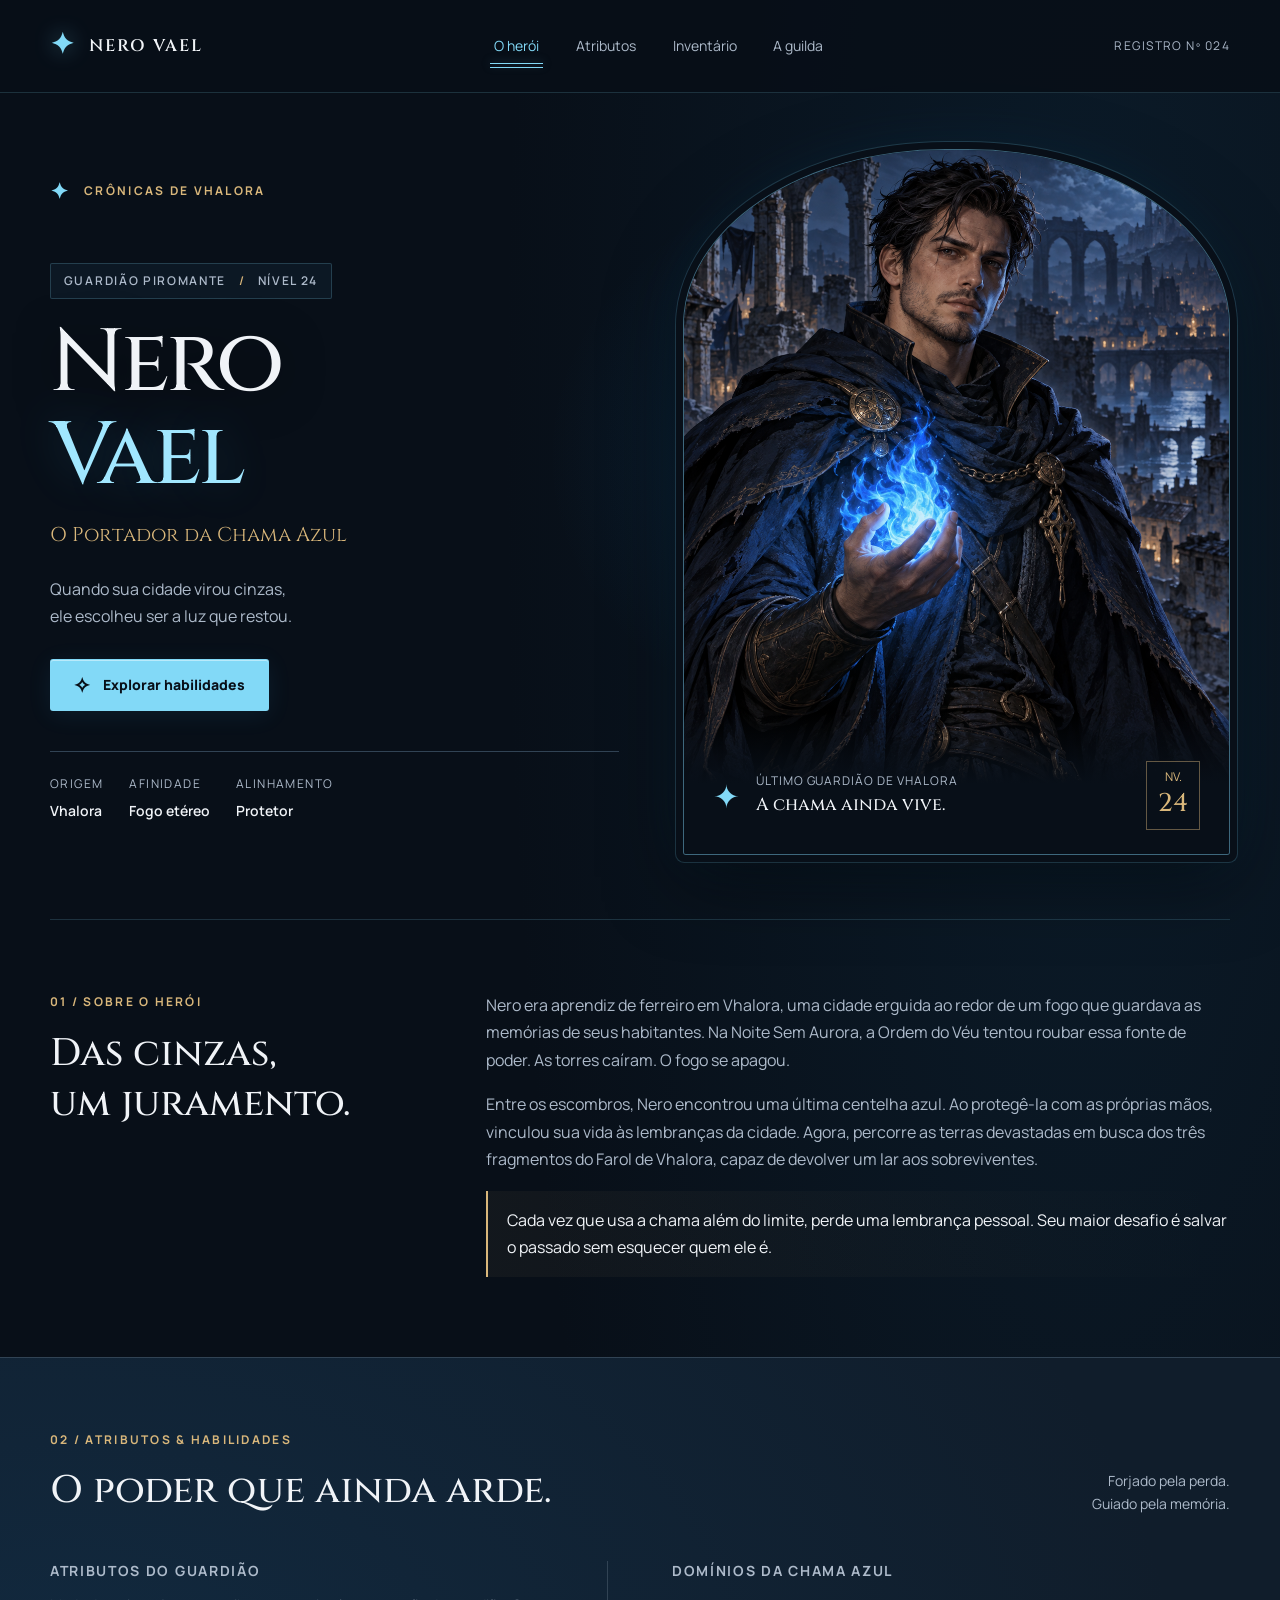
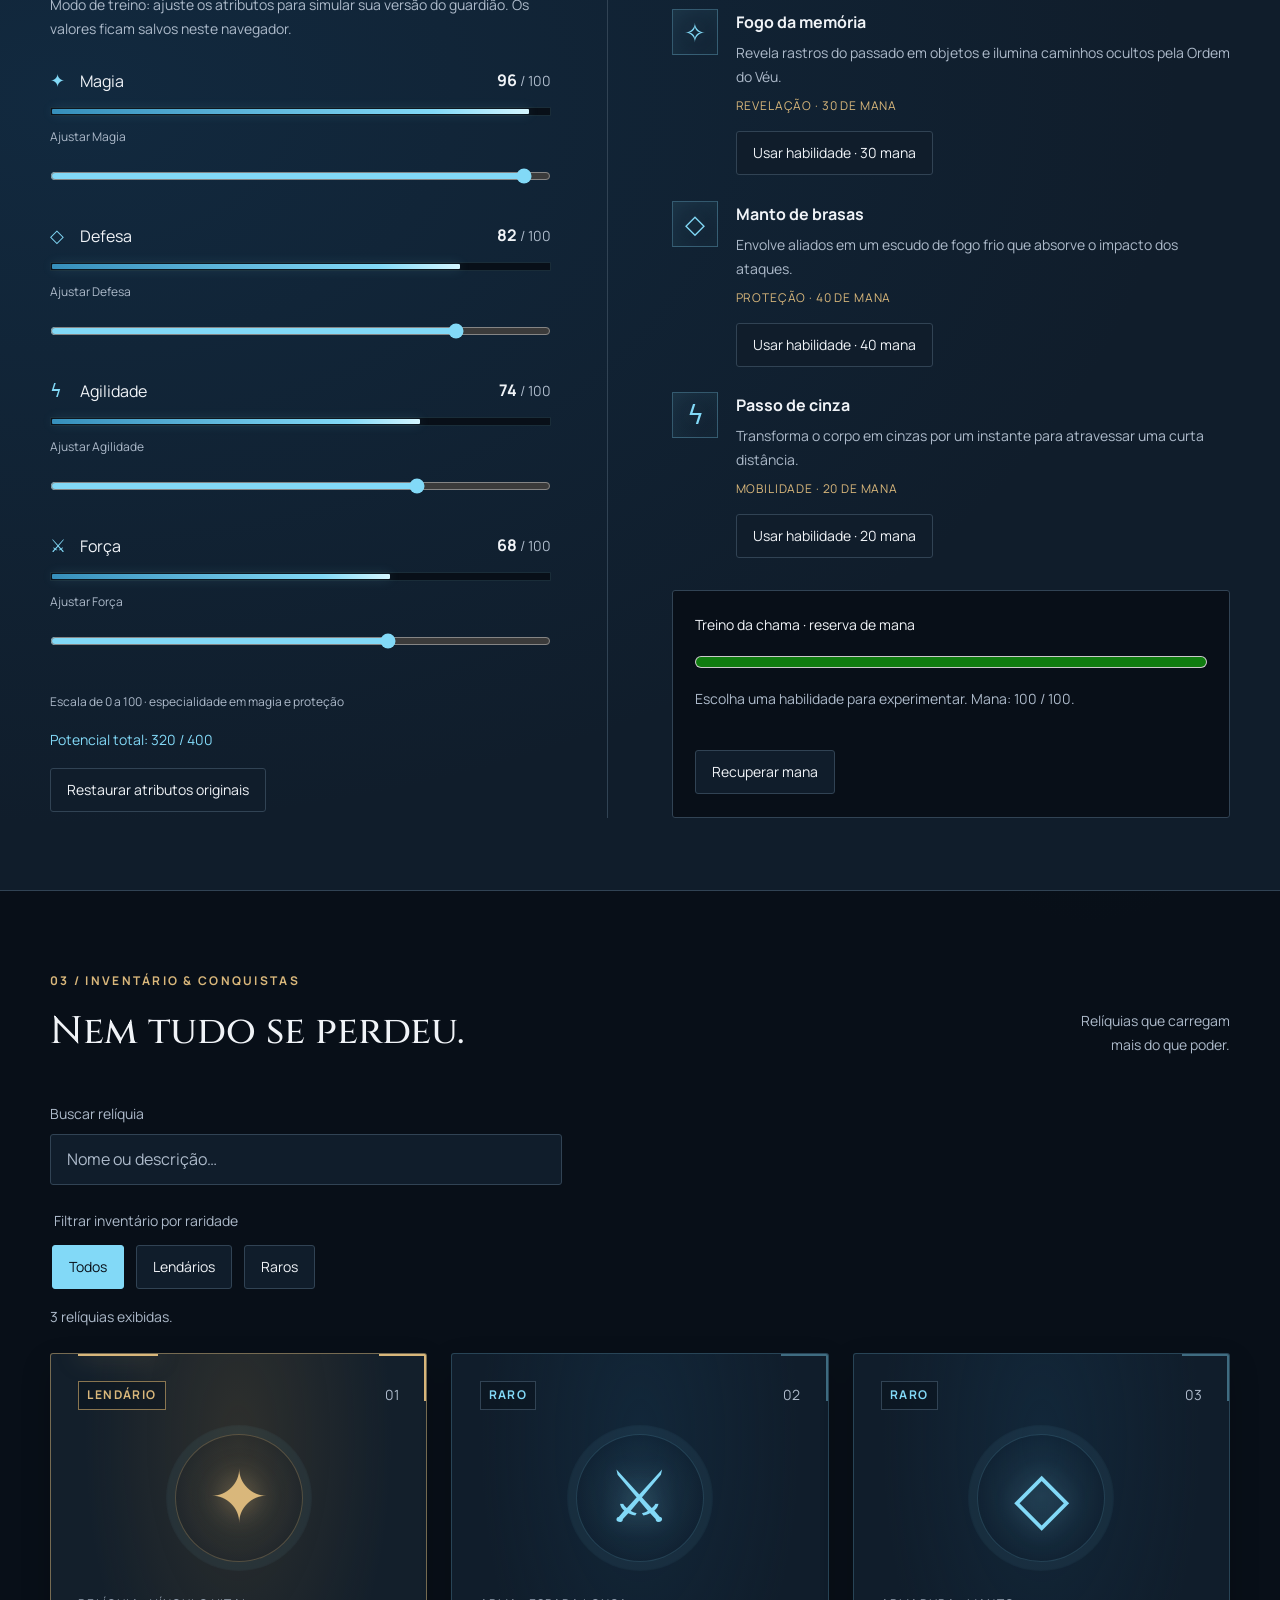
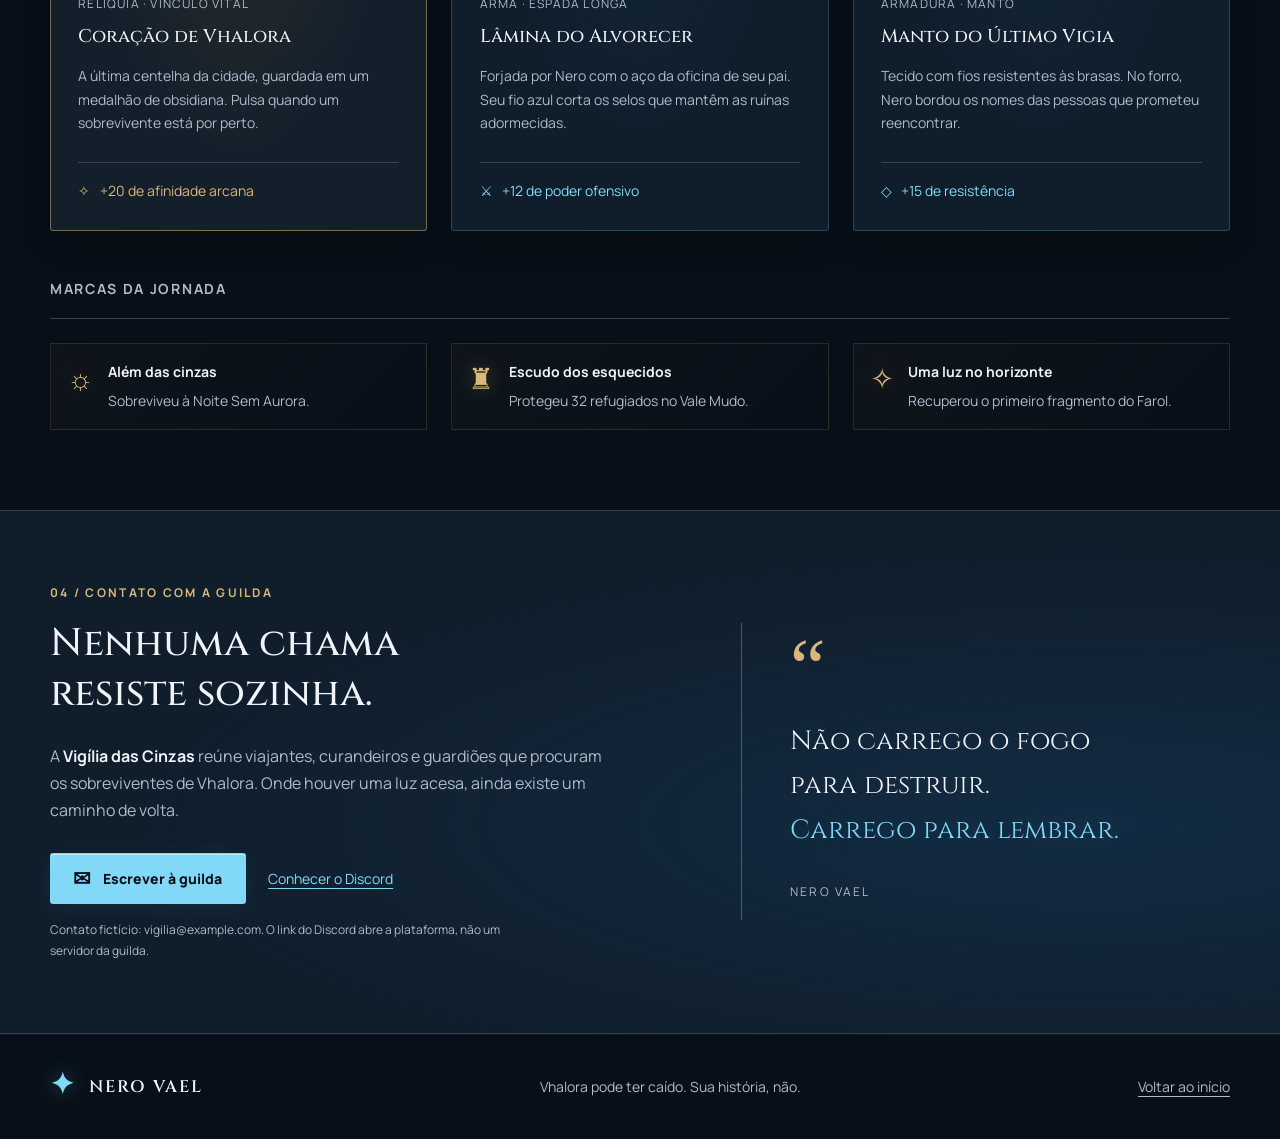
<file: index.html>
<!doctype html>
<html lang="pt-BR">
<head>
  <meta charset="utf-8">
  <meta name="viewport" content="width=device-width, initial-scale=1">
  <meta name="description" content="Conheça Nero Vael, o Portador da Chama Azul. História, habilidades e relíquias de um guardião que protege a última centelha de Vhalora.">
  <meta name="theme-color" content="#080f18">
  <title>Nero Vael | O Portador da Chama Azul</title>
  <link rel="icon" type="image/svg+xml" href="data:image/svg+xml,%3Csvg xmlns='http://www.w3.org/2000/svg' viewBox='0 0 32 32'%3E%3Crect width='32' height='32' rx='7' fill='%23080f18'/%3E%3Cpath d='M16 3 20 12 29 16 20 20 16 29 12 20 3 16 12 12Z' fill='%2382d9f7'/%3E%3C/svg%3E">
  <link rel="preconnect" href="https://fonts.googleapis.com">
  <link rel="preconnect" href="https://fonts.gstatic.com" crossorigin>
  <link href="https://fonts.googleapis.com/css2?family=Cinzel:wght@500;600&family=Manrope:wght@400;600;700;800&display=swap" rel="stylesheet">
  <link rel="stylesheet" href="style.css">
  <script src="script.js" defer></script>
</head>
<body>
  <a class="pular-conteudo" href="#conteudo">Pular para o conteúdo</a>

  <!-- Cabeçalho: os quatro links levam às seções da mesma página. -->
  <header class="cabecalho" id="topo">
    <div class="container cabecalho-conteudo">
      <a class="marca" href="#topo" aria-label="Nero Vael, início"><span aria-hidden="true">✦</span> NERO VAEL</a>
      <nav class="menu" aria-label="Navegação principal">
        <a href="#sobre">O herói</a>
        <a href="#atributos">Atributos</a>
        <a href="#inventario">Inventário</a>
        <a href="#guilda">A guilda</a>
      </nav>
      <span class="registro">REGISTRO Nº 024</span>
    </div>
  </header>

  <main id="conteudo" tabindex="-1">
    <!-- 01. Sobre o Herói: identidade, retrato e história original. -->
    <section class="sobre container" id="sobre" aria-labelledby="nome-heroi">
      <div class="apresentacao">
        <p class="sobretitulo"><span aria-hidden="true">✦</span> CRÔNICAS DE VHALORA</p>
        <p class="classe">GUARDIÃO PIROMANTE <span aria-hidden="true">/</span> NÍVEL 24</p>
        <h1 id="nome-heroi">Nero <span>Vael</span></h1>
        <p class="titulo-heroi">O Portador da Chama Azul</p>
        <p class="resumo">Quando sua cidade virou cinzas,<br class="quebra-desktop"> ele escolheu ser a luz que restou.</p>
        <a class="botao botao-primario" href="#atributos"><span aria-hidden="true">✧</span> Explorar habilidades</a>
        <dl class="dados-heroi">
          <div><dt>ORIGEM</dt><dd>Vhalora</dd></div>
          <div><dt>AFINIDADE</dt><dd>Fogo etéreo</dd></div>
          <div><dt>ALINHAMENTO</dt><dd>Protetor</dd></div>
        </dl>
      </div>
      <figure class="retrato">
        <img src="imagens/nero-vael.png" alt="Nero Vael, guardião de cabelos escuros e manto azul-noturno, segurando uma chama azul diante das ruínas de Vhalora." width="768" height="1024" decoding="async" fetchpriority="high">
        <figcaption><span aria-hidden="true">✦</span><div><span class="legenda-menor">ÚLTIMO GUARDIÃO DE VHALORA</span><strong>A chama ainda vive.</strong></div><span class="selo-nivel">NV.<b>24</b></span></figcaption>
      </figure>
      <div class="historia">
        <div><p class="sobretitulo">01 / SOBRE O HERÓI</p><h2>Das cinzas, <br>um juramento.</h2></div>
        <div class="historia-texto"><p>Nero era aprendiz de ferreiro em Vhalora, uma cidade erguida ao redor de um fogo que guardava as memórias de seus habitantes. Na Noite Sem Aurora, a Ordem do Véu tentou roubar essa fonte de poder. As torres caíram. O fogo se apagou.</p><p>Entre os escombros, Nero encontrou uma última centelha azul. Ao protegê-la com as próprias mãos, vinculou sua vida às lembranças da cidade. Agora, percorre as terras devastadas em busca dos três fragmentos do Farol de Vhalora, capaz de devolver um lar aos sobreviventes.</p><p class="limite-poder">Cada vez que usa a chama além do limite, perde uma lembrança pessoal. Seu maior desafio é salvar o passado sem esquecer quem ele é.</p></div>
      </div>
    </section>

    <!-- 02. Atributos: números e barras acessíveis; habilidades do guardião. -->
    <section class="secao-atributos" id="atributos" aria-labelledby="titulo-atributos">
      <div class="container">
        <div class="cabecalho-secao"><div><p class="sobretitulo">02 / ATRIBUTOS & HABILIDADES</p><h2 id="titulo-atributos">O poder que ainda arde.</h2></div><p>Forjado pela perda. <br>Guiado pela memória.</p></div>
        <div class="painel-poderes">
          <div class="atributos">
            <h3 class="titulo-pequeno">ATRIBUTOS DO GUARDIÃO</h3>
            <div class="atributo"><div class="rotulo-atributo"><span><span class="icone" aria-hidden="true">✦</span> Magia</span><span><strong>96</strong> / 100</span></div><div class="barra-atributo" role="meter" aria-label="Magia" aria-valuemin="0" aria-valuemax="100" aria-valuenow="96"><div class="preenchimento" style="width:96%"></div></div></div>
            <div class="atributo"><div class="rotulo-atributo"><span><span class="icone" aria-hidden="true">◇</span> Defesa</span><span><strong>82</strong> / 100</span></div><div class="barra-atributo" role="meter" aria-label="Defesa" aria-valuemin="0" aria-valuemax="100" aria-valuenow="82"><div class="preenchimento" style="width:82%"></div></div></div>
            <div class="atributo"><div class="rotulo-atributo"><span><span class="icone" aria-hidden="true">ϟ</span> Agilidade</span><span><strong>74</strong> / 100</span></div><div class="barra-atributo" role="meter" aria-label="Agilidade" aria-valuemin="0" aria-valuemax="100" aria-valuenow="74"><div class="preenchimento" style="width:74%"></div></div></div>
            <div class="atributo"><div class="rotulo-atributo"><span><span class="icone" aria-hidden="true">⚔</span> Força</span><span><strong>68</strong> / 100</span></div><div class="barra-atributo" role="meter" aria-label="Força" aria-valuemin="0" aria-valuemax="100" aria-valuenow="68"><div class="preenchimento" style="width:68%"></div></div></div>
            <p class="nota-atributos">Escala de 0 a 100 · especialidade em magia e proteção</p>
          </div>
          <div class="habilidades"><h3 class="titulo-pequeno">DOMÍNIOS DA CHAMA AZUL</h3><ul class="lista-habilidades">
            <li><span class="simbolo-habilidade" aria-hidden="true">✧</span><div><h4>Fogo da memória</h4><p>Revela rastros do passado em objetos e ilumina caminhos ocultos pela Ordem do Véu.</p><span class="categoria">REVELAÇÃO · 30 DE MANA</span></div></li>
            <li><span class="simbolo-habilidade" aria-hidden="true">◇</span><div><h4>Manto de brasas</h4><p>Envolve aliados em um escudo de fogo frio que absorve o impacto dos ataques.</p><span class="categoria">PROTEÇÃO · 40 DE MANA</span></div></li>
            <li><span class="simbolo-habilidade" aria-hidden="true">ϟ</span><div><h4>Passo de cinza</h4><p>Transforma o corpo em cinzas por um instante para atravessar uma curta distância.</p><span class="categoria">MOBILIDADE · 20 DE MANA</span></div></li>
          </ul></div>
        </div>
      </div>
    </section>

    <!-- 03. Inventário: CSS Grid com um, dois ou três cards por linha. -->
    <section class="inventario container" id="inventario" aria-labelledby="titulo-inventario">
      <div class="cabecalho-secao"><div><p class="sobretitulo">03 / INVENTÁRIO & CONQUISTAS</p><h2 id="titulo-inventario">Nem tudo se perdeu.</h2></div><p>Relíquias que carregam <br>mais do que poder.</p></div>
      <div class="grade-inventario">
        <article class="card-item item-lendario"><div class="topo-item"><span class="raridade lendario">LENDÁRIO</span><span class="numero-item">01</span></div><div class="icone-item" aria-hidden="true">✦</div><p class="tipo-item">RELÍQUIA · VÍNCULO VITAL</p><h3>Coração de Vhalora</h3><p>A última centelha da cidade, guardada em um medalhão de obsidiana. Pulsa quando um sobrevivente está por perto.</p><div class="efeito-item"><span aria-hidden="true">✧</span> +20 de afinidade arcana</div></article>
        <article class="card-item"><div class="topo-item"><span class="raridade raro">RARO</span><span class="numero-item">02</span></div><div class="icone-item" aria-hidden="true">⚔</div><p class="tipo-item">ARMA · ESPADA LONGA</p><h3>Lâmina do Alvorecer</h3><p>Forjada por Nero com o aço da oficina de seu pai. Seu fio azul corta os selos que mantêm as ruínas adormecidas.</p><div class="efeito-item"><span aria-hidden="true">⚔</span> +12 de poder ofensivo</div></article>
        <article class="card-item"><div class="topo-item"><span class="raridade raro">RARO</span><span class="numero-item">03</span></div><div class="icone-item" aria-hidden="true">◇</div><p class="tipo-item">ARMADURA · MANTO</p><h3>Manto do Último Vigia</h3><p>Tecido com fios resistentes às brasas. No forro, Nero bordou os nomes das pessoas que prometeu reencontrar.</p><div class="efeito-item"><span aria-hidden="true">◇</span> +15 de resistência</div></article>
      </div>
      <div class="conquistas"><h3 class="titulo-pequeno">MARCAS DA JORNADA</h3><ul><li><span aria-hidden="true">☼</span><div><strong>Além das cinzas</strong><span>Sobreviveu à Noite Sem Aurora.</span></div></li><li><span aria-hidden="true">♜</span><div><strong>Escudo dos esquecidos</strong><span>Protegeu 32 refugiados no Vale Mudo.</span></div></li><li><span aria-hidden="true">✧</span><div><strong>Uma luz no horizonte</strong><span>Recuperou o primeiro fragmento do Farol.</span></div></li></ul></div>
    </section>

    <!-- 04. Contato com a Guilda: canal fictício explicitamente identificado. -->
    <section class="guilda" id="guilda" aria-labelledby="titulo-guilda"><div class="container guilda-conteudo"><div><p class="sobretitulo">04 / CONTATO COM A GUILDA</p><h2 id="titulo-guilda">Nenhuma chama<br>resiste sozinha.</h2><p>A <strong>Vigília das Cinzas</strong> reúne viajantes, curandeiros e guardiões que procuram os sobreviventes de Vhalora. Onde houver uma luz acesa, ainda existe um caminho de volta.</p><div class="acoes-guilda"><a class="botao botao-primario" href="mailto:vigilia@example.com"><span aria-hidden="true">✉</span> Escrever à guilda</a><a class="link-comunidade" href="https://discord.com/" target="_blank" rel="noopener noreferrer">Conhecer o Discord <span class="sr-only">(abre em nova aba)</span></a></div><p class="aviso-contato">Contato fictício: vigilia@example.com. O link do Discord abre a plataforma, não um servidor da guilda.</p></div><blockquote><span aria-hidden="true">“</span><p>Não carrego o fogo<br>para destruir.<br><em>Carrego para lembrar.</em></p><cite>NERO VAEL</cite></blockquote></div></section>
  </main>

  <!-- Rodapé: identidade e retorno ao início, sem dependência de scripts. -->
  <footer class="rodape"><div class="container rodape-conteudo"><a class="marca" href="#topo"><span aria-hidden="true">✦</span> NERO VAEL</a><p>Vhalora pode ter caído. Sua história, não.</p><a href="#topo">Voltar ao início</a></div></footer>
</body>
</html>
</file>
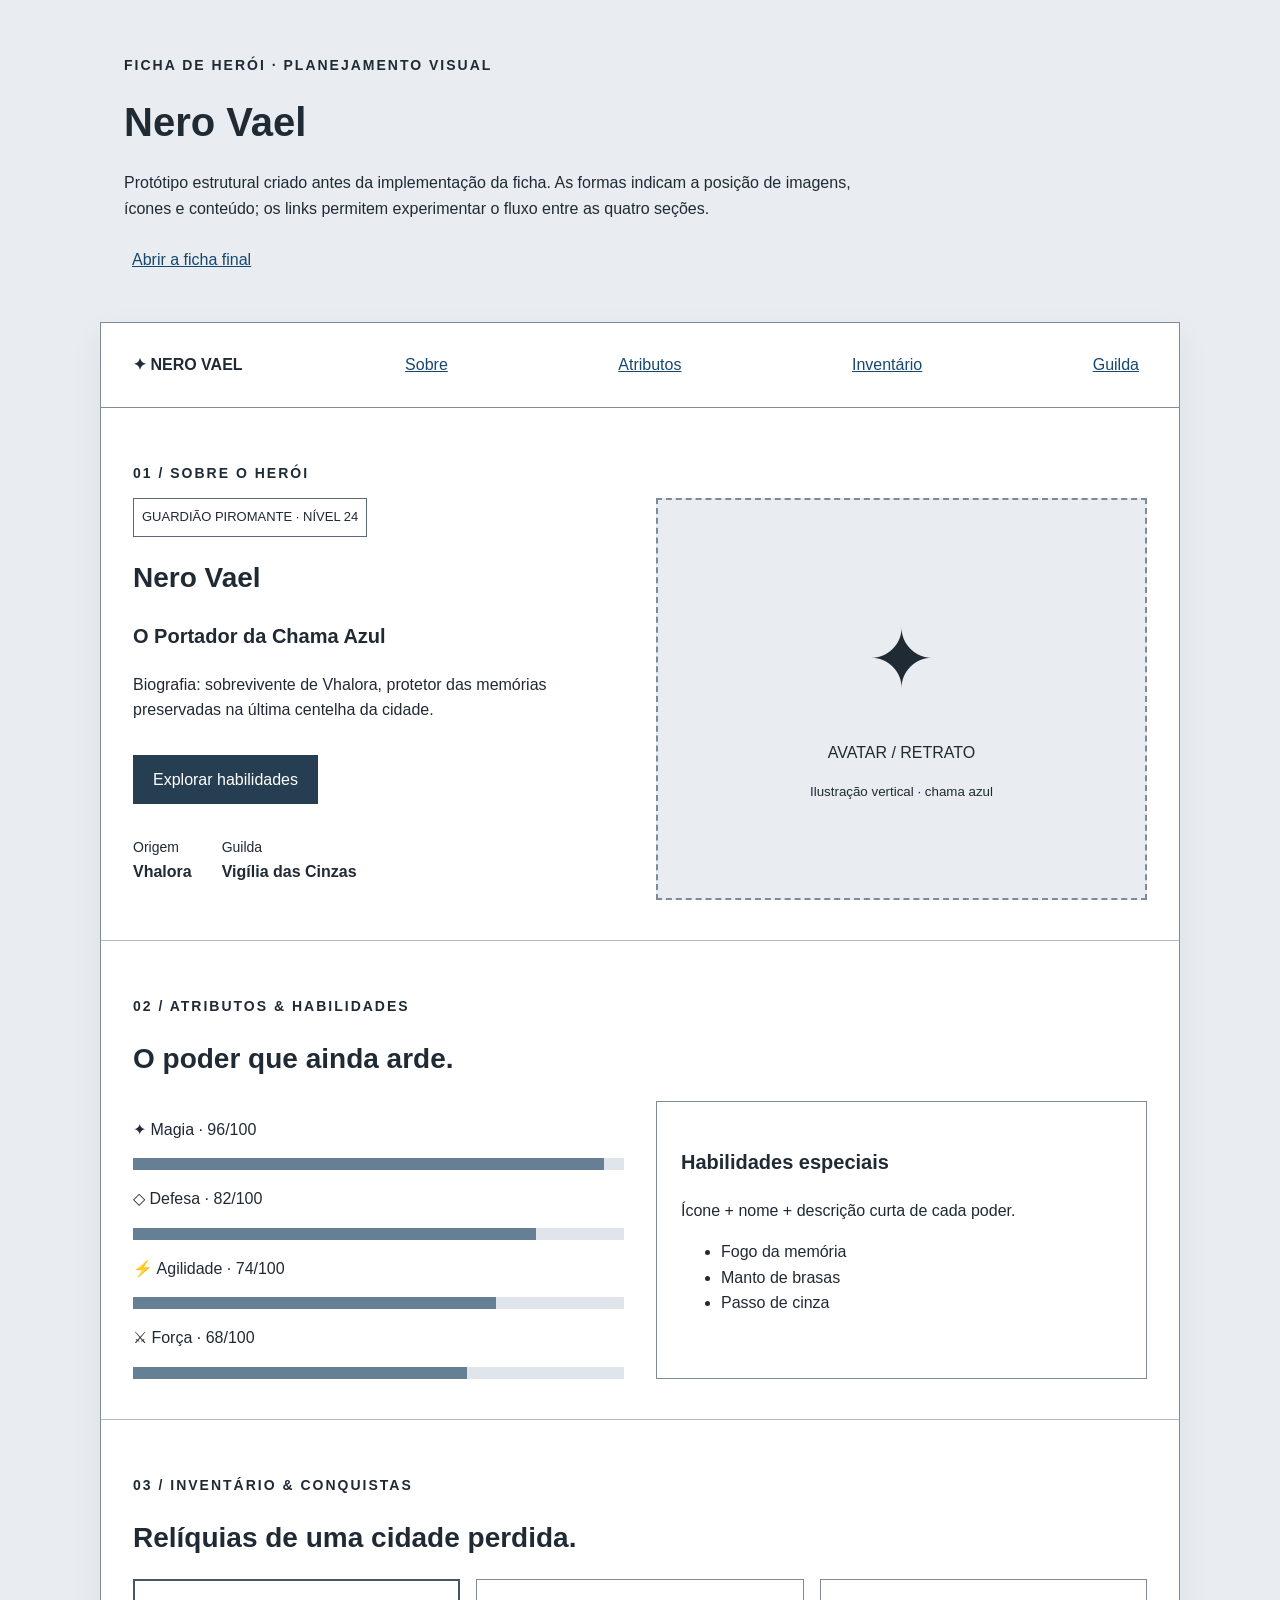
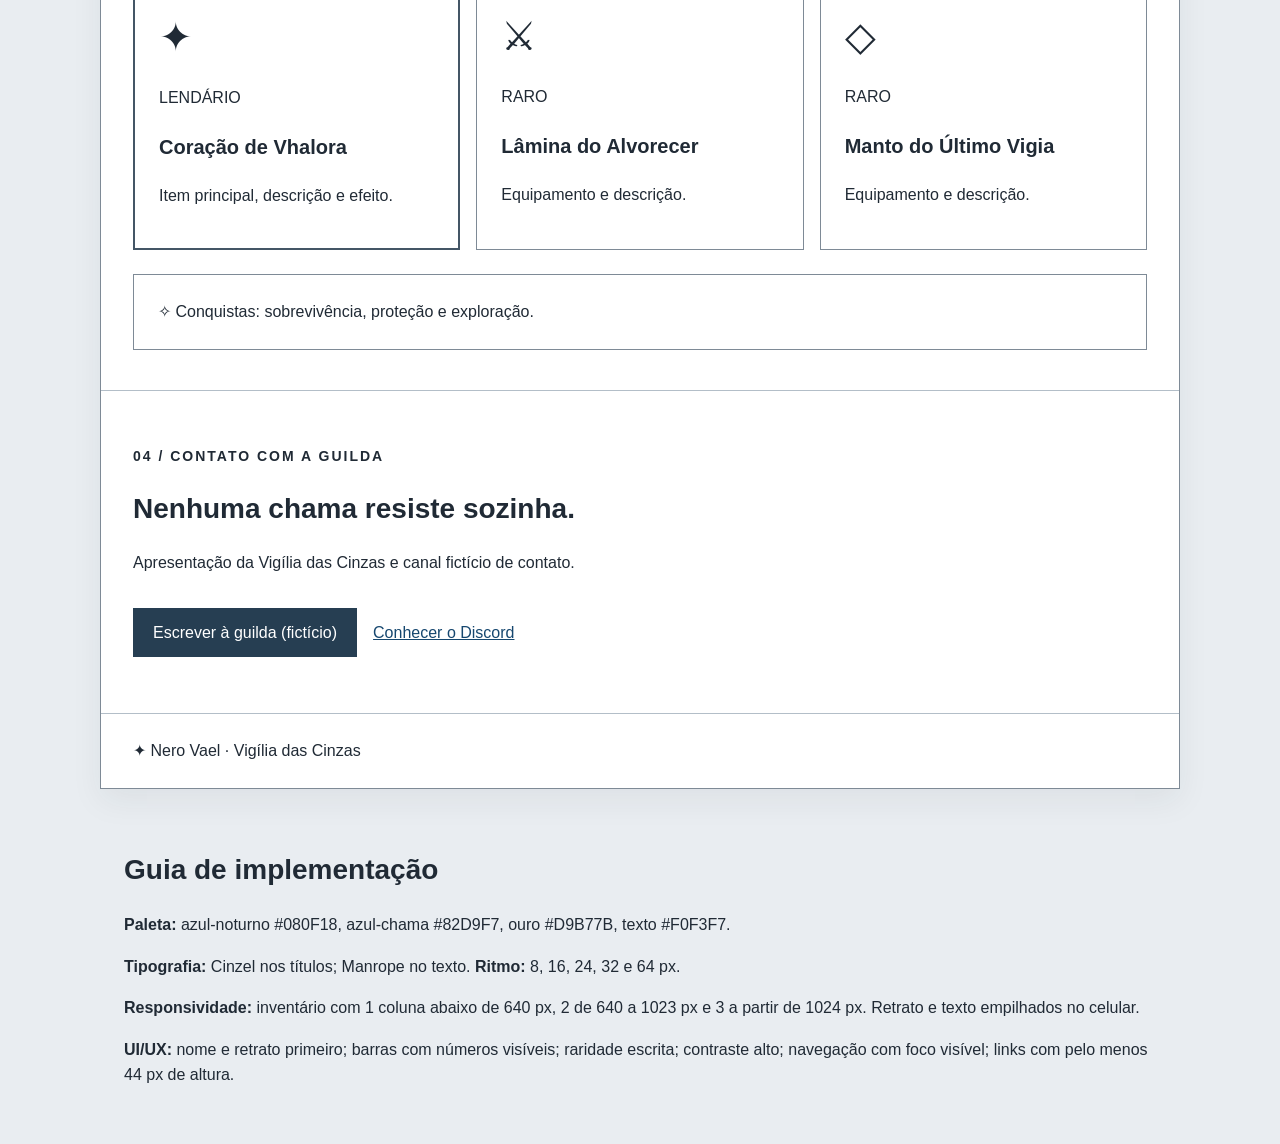
<file: prototipo/index.html>
<!doctype html>
<html lang="pt-BR">
<head>
  <meta charset="utf-8">
  <meta name="viewport" content="width=device-width, initial-scale=1">
  <title>Protótipo | Nero Vael</title>
  <link rel="stylesheet" href="prototipo.css">
</head>
<body>
  <header class="introducao">
    <p class="etiqueta">FICHA DE HERÓI · PLANEJAMENTO VISUAL</p>
    <h1>Nero Vael</h1>
    <p>Protótipo estrutural criado antes da implementação da ficha. As formas indicam a posição de imagens, ícones e conteúdo; os links permitem experimentar o fluxo entre as quatro seções.</p>
    <a href="../index.html">Abrir a ficha final</a>
  </header>
  <div class="prancha">
    <nav aria-label="Seções do protótipo"><strong>✦ NERO VAEL</strong><a href="#sobre">Sobre</a><a href="#atributos">Atributos</a><a href="#inventario">Inventário</a><a href="#guilda">Guilda</a></nav>
    <main>
      <section id="sobre">
        <p class="etiqueta">01 / SOBRE O HERÓI</p>
        <div class="apresentacao">
          <div><span class="selo">GUARDIÃO PIROMANTE · NÍVEL 24</span><h2>Nero Vael</h2><h3>O Portador da Chama Azul</h3><p>Biografia: sobrevivente de Vhalora, protetor das memórias preservadas na última centelha da cidade.</p><a class="botao" href="#atributos">Explorar habilidades</a><dl><div><dt>Origem</dt><dd>Vhalora</dd></div><div><dt>Guilda</dt><dd>Vigília das Cinzas</dd></div></dl></div>
          <div class="avatar" role="img" aria-label="Área reservada para o retrato de Nero com uma chama azul nas mãos"><span>✦</span><p>AVATAR / RETRATO</p><small>Ilustração vertical · chama azul</small></div>
        </div>
      </section>
      <section id="atributos"><p class="etiqueta">02 / ATRIBUTOS & HABILIDADES</p><h2>O poder que ainda arde.</h2><div class="duas-colunas"><div><p>✦ Magia · 96/100</p><div class="barra"><span style="width:96%"></span></div><p>◇ Defesa · 82/100</p><div class="barra"><span style="width:82%"></span></div><p>⚡ Agilidade · 74/100</p><div class="barra"><span style="width:74%"></span></div><p>⚔ Força · 68/100</p><div class="barra"><span style="width:68%"></span></div></div><div class="caixa"><h3>Habilidades especiais</h3><p>Ícone + nome + descrição curta de cada poder.</p><ul><li>Fogo da memória</li><li>Manto de brasas</li><li>Passo de cinza</li></ul></div></div></section>
      <section id="inventario"><p class="etiqueta">03 / INVENTÁRIO & CONQUISTAS</p><h2>Relíquias de uma cidade perdida.</h2><div class="grade"><article class="caixa destaque"><span>✦</span><p>LENDÁRIO</p><h3>Coração de Vhalora</h3><p>Item principal, descrição e efeito.</p></article><article class="caixa"><span>⚔</span><p>RARO</p><h3>Lâmina do Alvorecer</h3><p>Equipamento e descrição.</p></article><article class="caixa"><span>◇</span><p>RARO</p><h3>Manto do Último Vigia</h3><p>Equipamento e descrição.</p></article></div><div class="caixa conquista">✧ Conquistas: sobrevivência, proteção e exploração.</div></section>
      <section id="guilda"><p class="etiqueta">04 / CONTATO COM A GUILDA</p><h2>Nenhuma chama resiste sozinha.</h2><p>Apresentação da Vigília das Cinzas e canal fictício de contato.</p><a class="botao" href="mailto:vigilia@example.com">Escrever à guilda (fictício)</a><a href="https://discord.com/">Conhecer o Discord</a></section>
    </main>
    <footer>✦ Nero Vael · Vigília das Cinzas</footer>
  </div>
  <aside class="notas"><h2>Guia de implementação</h2><p><strong>Paleta:</strong> azul-noturno #080F18, azul-chama #82D9F7, ouro #D9B77B, texto #F0F3F7.</p><p><strong>Tipografia:</strong> Cinzel nos títulos; Manrope no texto. <strong>Ritmo:</strong> 8, 16, 24, 32 e 64 px.</p><p><strong>Responsividade:</strong> inventário com 1 coluna abaixo de 640 px, 2 de 640 a 1023 px e 3 a partir de 1024 px. Retrato e texto empilhados no celular.</p><p><strong>UI/UX:</strong> nome e retrato primeiro; barras com números visíveis; raridade escrita; contraste alto; navegação com foco visível; links com pelo menos 44 px de altura.</p></aside>
</body>
</html>
</file>
<file: style.css>
/* ==========================================================
   01. Identidade visual e fundamentos
   Cores e espaçamentos reutilizados em toda a ficha.
   ========================================================== */
:root {
  --altura-cabecalho: 93px;
  --cor-fundo: #080f18;
  --cor-painel: #101d2b;
  --cor-painel-claro: #152638;
  --cor-texto: #f0f3f7;
  --cor-suave: #adbaca;
  --cor-chama: #82d9f7;
  --cor-ouro: #d9b77b;
  --cor-borda: #314354;
  --espaco-xs: .5rem;
  --espaco-sm: 1rem;
  --espaco-md: 1.5rem;
  --espaco-lg: 2rem;
  --espaco-xl: 4rem;
  --fonte-titulo: 'Cinzel', Georgia, serif;
  --fonte-texto: 'Manrope', Arial, sans-serif;
}
* { box-sizing: border-box; }
html { scroll-behavior: smooth; scroll-padding-top: calc(var(--altura-cabecalho) + 1rem); }
body { margin: 0; background: var(--cor-fundo); color: var(--cor-texto); font-family: var(--fonte-texto); font-size: 1rem; line-height: 1.7; }
img { display: block; max-width: 100%; }
a { color: inherit; text-underline-offset: .3em; }
a:focus-visible { outline: 3px solid var(--cor-chama); outline-offset: 5px; border-radius: 2px; }
h1, h2, h3, h4, p, figure, blockquote { margin: 0; }
h1, h2 { font-family: var(--fonte-titulo); font-weight: 500; }
h2 { font-size: clamp(1.75rem, 3vw, 2.6rem); line-height: 1.3; }
h3 { font-size: 1.2rem; line-height: 1.4; }
::selection { color: var(--cor-fundo); background: var(--cor-chama); }
.container { width: min(1180px, calc(100% - 5rem)); margin-inline: auto; }
.sobretitulo { color: var(--cor-ouro); font-size: .75rem; font-weight: 700; letter-spacing: .19em; margin-bottom: var(--espaco-sm); }
.sobretitulo > span { color: var(--cor-chama); font-size: 1.35rem; vertical-align: middle; margin-right: .6rem; }
.titulo-pequeno { font-family: var(--fonte-texto); font-size: .875rem; font-weight: 700; letter-spacing: .12em; }
.sr-only { position: absolute; width: 1px; height: 1px; padding: 0; margin: -1px; overflow: hidden; clip: rect(0,0,0,0); white-space: nowrap; border: 0; }
.pular-conteudo { position: absolute; top: -100px; left: 1rem; z-index: 30; padding: 1rem; background: var(--cor-chama); color: var(--cor-fundo); }
.pular-conteudo:focus { top: 1rem; }

/* 02. Cabeçalho e navegação: Flexbox com espaçamento uniforme. */
.cabecalho { position: sticky; top: 0; z-index: 20; border-bottom: 1px solid var(--cor-borda); }
.cabecalho-conteudo { min-height: 92px; display: flex; justify-content: space-between; align-items: center; gap: var(--espaco-lg); }
.marca { display: inline-flex; align-items: center; gap: .8rem; min-height: 44px; text-decoration: none; font-family: var(--fonte-titulo); font-weight: 600; font-size: 1.05rem; letter-spacing: .12em; white-space: nowrap; }
.marca > span { color: var(--cor-chama); font-size: 1.8rem; }
.menu { display: flex; align-items: center; justify-content: space-evenly; gap: 1.8rem; }
.menu a { display: inline-flex; align-items: center; min-height: 44px; padding: .25rem; font-size: .875rem; color: var(--cor-suave); text-decoration: none; border-bottom: 1px solid transparent; transition: color .2s, border-color .2s; }
.menu a:hover, .menu a:focus-visible { color: var(--cor-chama); border-bottom-color: var(--cor-chama); }
.registro { color: var(--cor-suave); font-size: .75rem; letter-spacing: .12em; }

/* 03. Sobre o herói: retrato, identidade e biografia. */
.sobre { display: grid; grid-template-columns: 1.04fr 1fr; column-gap: 4rem; padding-top: 3.5rem; padding-bottom: 5rem; }
.apresentacao { padding-block: 1.5rem 2rem; align-self: center; }
.classe { color: var(--cor-suave); font-size: .75rem; font-weight: 600; letter-spacing: .14em; margin-top: 2.3rem; }
.classe span { color: var(--cor-ouro); padding-inline: .55rem; }
h1 { font-size: clamp(3.6rem, 6.9vw, 6.4rem); line-height: 1.05; letter-spacing: -.035em; margin: 1.2rem 0 .9rem; }
h1 span { color: var(--cor-chama); display: block; }
.titulo-heroi { color: var(--cor-ouro); font-family: var(--fonte-titulo); font-size: clamp(1rem, 1.7vw, 1.25rem); }
.resumo { color: var(--cor-suave); margin: 1.5rem 0 1.8rem; font-size: 1rem; }
.botao { display: inline-flex; align-items: center; justify-content: center; gap: .75rem; min-height: 50px; padding: .8rem 1.4rem; font-size: .875rem; font-weight: 800; text-decoration: none; border: 1px solid transparent; border-radius: 3px; transition: background-color .22s ease, transform .22s ease, box-shadow .22s ease; }
.botao-primario { color: var(--cor-fundo); background: var(--cor-chama); }
.botao-primario:hover { background: #b5edff; transform: scale(1.035); box-shadow: 0 0 26px #82d9f724; }
.botao > span { font-size: 1.3rem; line-height: 1; }
.dados-heroi { display: flex; flex-wrap: wrap; gap: 1.6rem; margin: 2.5rem 0 0; padding-top: 1.4rem; border-top: 1px solid var(--cor-borda); }
.dados-heroi dt { color: var(--cor-suave); font-size: .75rem; letter-spacing: .12em; }
.dados-heroi dd { margin: .3rem 0 0; font-size: .875rem; font-weight: 600; }
.retrato { min-width: 0; position: relative; align-self: stretch; background: var(--cor-painel); border: 1px solid #425361; overflow: hidden; border-radius: 48% 48% 3px 3px / 25% 25% 3px 3px; }
.retrato img { width: 100%; height: 100%; min-height: 550px; max-height: 650px; object-fit: cover; object-position: center 28%; }
.retrato figcaption { position: absolute; bottom: 0; left: 0; right: 0; display: flex; align-items: center; gap: 1rem; padding: 3rem 1.8rem 1.5rem; background: linear-gradient(transparent, #080f18 50%); }
.retrato figcaption > span:first-child { color: var(--cor-chama); font-size: 2rem; }
.legenda-menor { color: var(--cor-suave); font-size: .75rem; letter-spacing: .08em; display: block; }
.retrato figcaption strong { font-family: var(--fonte-titulo); font-size: 1.1rem; font-weight: 500; }
.selo-nivel { display: flex; flex-direction: column; align-items: center; margin-left: auto; border-left: 1px solid var(--cor-borda); padding-left: 1rem; color: var(--cor-ouro); font-size: .75rem; line-height: 1.4; }
.selo-nivel b { font-size: 1.6rem; font-family: var(--fonte-titulo); font-weight: 500; }
.historia { grid-column: 1 / -1; display: grid; grid-template-columns: 1fr 2fr; gap: 4rem; padding-top: 4.5rem; margin-top: 4rem; border-top: 1px solid var(--cor-borda); }
.historia-texto { color: var(--cor-suave); }
.historia-texto p + p { margin-top: 1.1rem; }
.historia-texto .limite-poder { color: var(--cor-texto); border-left: 2px solid var(--cor-ouro); padding-left: 1.2rem; }

/* 04. Atributos: a largura percentual de cada div representa seu valor. */
.secao-atributos { background: var(--cor-painel); padding-block: 4.5rem; border-block: 1px solid var(--cor-borda); }
.cabecalho-secao { display: flex; align-items: end; justify-content: space-between; gap: 2rem; margin-bottom: 2.8rem; }
.cabecalho-secao > p { color: var(--cor-suave); font-size: .875rem; text-align: right; }
.painel-poderes { display: grid; grid-template-columns: 1fr 1fr; gap: 4rem; }
.atributos { padding-right: 3.5rem; border-right: 1px solid var(--cor-borda); }
.atributos > h3, .habilidades > h3 { color: var(--cor-suave); margin-bottom: 1.8rem; }
.atributo { margin-bottom: 1.4rem; }
.rotulo-atributo { display: flex; justify-content: space-between; gap: 1rem; align-items: center; margin-bottom: .65rem; }
.rotulo-atributo > span:last-child { color: var(--cor-suave); font-size: .875rem; }
.rotulo-atributo strong { color: var(--cor-texto); font-size: 1rem; }
.icone { display: inline-block; color: var(--cor-chama); width: 1.7rem; font-size: 1.15rem; }
.barra-atributo { height: 7px; border-radius: 1px; background: #344658; overflow: hidden; }
.preenchimento { height: 100%; background: var(--cor-chama); border-radius: inherit; }
.nota-atributos { color: var(--cor-suave); font-size: .75rem; padding-top: .4rem; }
.lista-habilidades { list-style: none; margin: 0; padding: 0; }
.lista-habilidades li { display: flex; gap: 1.1rem; }
.lista-habilidades li + li { margin-top: 1.6rem; }
.simbolo-habilidade { display: flex; align-items: center; justify-content: center; width: 46px; height: 46px; flex-shrink: 0; border: 1px solid var(--cor-borda); color: var(--cor-chama); font-size: 1.6rem; }
.lista-habilidades h4 { font-size: 1rem; font-weight: 700; margin-bottom: .3rem; }
.lista-habilidades p { color: var(--cor-suave); font-size: .875rem; }
.categoria { display: inline-block; color: var(--cor-ouro); font-size: .75rem; letter-spacing: .07em; margin-top: .45rem; }

/* 05. Inventário e conquistas: grade responsiva e raridade também em texto. */
.inventario { padding-block: 5rem; }
.grade-inventario { display: grid; grid-template-columns: repeat(3, minmax(0, 1fr)); gap: var(--espaco-md); }
.card-item { position: relative; display: flex; flex-direction: column; padding: 1.7rem; background: var(--cor-painel); border: 1px solid var(--cor-borda); border-radius: 3px; }
.item-lendario { border-color: #897550; background: linear-gradient(145deg, #202932, var(--cor-painel) 65%); }
.item-lendario::before { content: ''; position: absolute; top: -1px; left: 1.7rem; width: 3rem; height: 3px; background: var(--cor-ouro); }
.topo-item { display: flex; justify-content: space-between; align-items: center; }
.raridade { font-size: .75rem; font-weight: 700; letter-spacing: .12em; padding: .2rem .5rem; border: 1px solid var(--cor-borda); }
.lendario { color: var(--cor-ouro); border-color: #897550; }
.raro { color: var(--cor-chama); }
.numero-item { color: var(--cor-suave); font-size: .875rem; }
.icone-item { align-self: center; font-family: Georgia, 'Segoe UI Symbol', serif; font-size: 4.5rem; color: var(--cor-chama); line-height: 1; padding-block: 2rem; }
.item-lendario .icone-item { color: var(--cor-ouro); }
.tipo-item { color: var(--cor-suave); font-size: .75rem; letter-spacing: .1em; margin-bottom: .6rem; }
.card-item h3 { font-family: var(--fonte-titulo); font-weight: 500; font-size: 1.15rem; margin-bottom: .9rem; }
.card-item h3 + p { color: var(--cor-suave); font-size: .875rem; flex-grow: 1; }
.efeito-item { border-top: 1px solid var(--cor-borda); margin-top: 1.7rem; padding-top: 1rem; color: var(--cor-chama); font-size: .875rem; }
.efeito-item span { margin-right: .4rem; }
.item-lendario .efeito-item { color: var(--cor-ouro); }
.conquistas { margin-top: 3rem; }
.conquistas h3 { color: var(--cor-suave); margin-bottom: 1.2rem; }
.conquistas ul { display: grid; grid-template-columns: repeat(3, minmax(0, 1fr)); list-style: none; padding: 1.5rem 0 0; margin: 0; border-top: 1px solid var(--cor-borda); gap: 1.5rem; }
.conquistas li { display: flex; align-items: start; gap: .9rem; }
.conquistas li > span { color: var(--cor-ouro); font-size: 1.8rem; line-height: 1.3; }
.conquistas strong { display: block; font-size: .875rem; }
.conquistas div > span { display: block; font-size: .875rem; color: var(--cor-suave); margin-top: .3rem; }

/* 06. Guilda: chamadas com área de toque, hover e foco visível. */
.guilda { padding-block: 4.5rem; background: var(--cor-painel); border-block: 1px solid var(--cor-borda); }
.guilda-conteudo { display: grid; grid-template-columns: 1.25fr 1fr; gap: 5rem; align-items: center; }
.guilda h2 { margin-bottom: 1.5rem; }
.guilda h2 + p { color: var(--cor-suave); max-width: 560px; }
.guilda strong { color: var(--cor-texto); }
.acoes-guilda { display: flex; align-items: center; flex-wrap: wrap; gap: 1.4rem; margin-top: 1.8rem; }
.link-comunidade { display: inline-flex; align-items: center; min-height: 44px; font-size: .875rem; color: var(--cor-chama); }
.link-comunidade:hover { color: #b5edff; }
.aviso-contato { margin-top: 1rem; color: var(--cor-suave); font-size: .75rem; max-width: 480px; }
blockquote { border-left: 1px solid var(--cor-borda); padding-left: 3rem; }
blockquote > span { font-family: Georgia, serif; font-size: 5rem; line-height: .7; color: var(--cor-ouro); }
blockquote p { font-family: var(--fonte-titulo); font-size: clamp(1.2rem, 2.2vw, 1.65rem); line-height: 1.7; margin-block: 1rem 1.5rem; }
blockquote em { font-style: normal; color: var(--cor-chama); }
blockquote cite { color: var(--cor-suave); font-size: .75rem; font-style: normal; letter-spacing: .18em; }

/* 07. Rodapé. */
.rodape { padding-block: 1.7rem; }
.rodape-conteudo { display: flex; justify-content: space-between; align-items: center; gap: 1.5rem; }
.rodape p { color: var(--cor-suave); font-size: .875rem; }
.rodape-conteudo > a:last-child { display: inline-flex; align-items: center; min-height: 44px; color: var(--cor-suave); font-size: .875rem; }
.rodape a:hover { color: var(--cor-chama); }

/* 08. Tablet: duas colunas no inventário (640 a 1023 px). */
@media (max-width: 1023px) {
  .container { width: calc(100% - 3rem); }
  .registro { display: none; }
  .menu { gap: 1rem; }
  .sobre { column-gap: 2rem; }
  h1 { font-size: clamp(3.4rem, 8vw, 5rem); }
  .retrato img { min-height: 540px; }
  .retrato figcaption { padding-inline: 1rem; gap: .6rem; }
  .legenda-menor { font-size: .75rem; letter-spacing: 0; }
  .selo-nivel { display: none; }
  .historia { gap: 2rem; }
  .painel-poderes { gap: 2rem; }
  .atributos { padding-right: 2rem; }
  .grade-inventario, .conquistas ul { grid-template-columns: repeat(2, minmax(0, 1fr)); }
  .guilda-conteudo { gap: 2rem; }
  blockquote { padding-left: 2rem; }
  .rodape-conteudo { flex-wrap: wrap; }
}

/* 09. Celular: uma coluna, menu sempre acessível, sem JavaScript. */
@media (max-width: 639px) {
  .container { width: calc(100% - 2.5rem); }
  .cabecalho-conteudo { flex-direction: column; gap: .1rem; padding-top: .7rem; padding-bottom: .4rem; }
  .menu { justify-content: space-between; width: 100%; gap: .25rem; }
  .menu a { font-size: .875rem; }
  .marca { font-size: .95rem; }
  .sobre { grid-template-columns: minmax(0, 1fr); padding-top: 1.5rem; padding-bottom: 3rem; }
  .apresentacao { padding-top: .7rem; }
  .classe { margin-top: 1.4rem; font-size: .75rem; letter-spacing: .07em; }
  h1 { font-size: clamp(3.5rem, 16vw, 5.2rem); }
  h1 span { display: inline; }
  .titulo-heroi { font-size: 1rem; }
  .resumo { margin-block: 1rem 1.4rem; }
  .dados-heroi { gap: 1.3rem; margin-top: 1.8rem; }
  .dados-heroi dt { letter-spacing: .06em; }
  .retrato { max-width: 440px; width: 100%; margin-inline: auto; }
  .retrato img { height: auto; aspect-ratio: 4/5; min-height: 0; max-height: none; }
  .retrato figcaption { padding: 3rem 1.2rem 1.2rem; }
  .selo-nivel { display: flex; }
  .historia { grid-template-columns: minmax(0, 1fr); gap: 1.4rem; padding-top: 2.5rem; margin-top: 2.5rem; }
  .historia h2 br { display: none; }
  .secao-atributos, .inventario, .guilda { padding-block: 3rem; }
  .cabecalho-secao { display: block; margin-bottom: 2rem; }
  .cabecalho-secao > p { text-align: left; margin-top: 1rem; }
  .cabecalho-secao > p br { display: none; }
  .painel-poderes, .grade-inventario, .conquistas ul, .guilda-conteudo { grid-template-columns: minmax(0, 1fr); }
  .atributos { border-right: 0; padding: 0 0 2rem; border-bottom: 1px solid var(--cor-borda); }
  .conquistas ul { gap: 1.3rem; }
  .guilda-conteudo { gap: 2.5rem; }
  blockquote { padding-left: 1.5rem; }
  blockquote p { font-size: 1.5rem; }
  .rodape-conteudo { flex-direction: column; align-items: start; gap: .5rem; }
}

/* 10. Acabamento visual: luz ambiente, molduras e movimento em CSS.
   Apenas transform e opacity são animados continuamente. */
body { background-image: radial-gradient(ellipse at 85% 10%, #12344c55, transparent 38%); }
.cabecalho { background: #080f18e8; border-bottom-color: #82d9f72b; }
.marca > span { text-shadow: 0 0 22px #82d9f770; }
.menu a { position: relative; }
.menu a::after { content: ''; position: absolute; bottom: 3px; left: 0; width: 100%; height: 1px; background: var(--cor-chama); transform: scaleX(0); transform-origin: left; transition: transform .3s ease; box-shadow: 0 0 10px #82d9f780; }
.menu a:hover::after, .menu a:focus-visible::after { transform: scaleX(1); }
.sobre { position: relative; isolation: isolate; }
.sobre::before { content: ''; position: absolute; z-index: -1; top: 5%; right: -1%; width: 60%; height: 600px; pointer-events: none; background: radial-gradient(ellipse, #138de526, transparent 68%);  }
.apresentacao { animation: surgir .85s ease-out both; }
h1 { text-shadow: 0 5px 40px #0008; }
h1 span { color: #a1e7ff; text-shadow: 0 0 45px #53caff35; }
.classe { display: inline-block; padding: .45rem .8rem; border: 1px solid #82d9f733; background: #101d2ba8; border-radius: 2px; }
.botao { position: relative; isolation: isolate; overflow: hidden; box-shadow: inset 0 1px 0 #ffffff70, 0 4px 24px #4abfff16; }
.botao::after { content: ''; position: absolute; inset: -50% -30%; z-index: -1; background: linear-gradient(110deg, transparent 35%, #ffffff65 50%, transparent 65%); transform: translateX(-100%); transition: transform .6s ease; pointer-events: none; }
.botao:hover::after, .botao:focus-visible::after { transform: translateX(100%); }
.botao-primario:hover { box-shadow: 0 0 32px #82d9f744, inset 0 1px 0 #fff; }
.retrato { border-color: #82d9f766; box-shadow: 0 0 0 7px #080f18, 0 0 0 8px #82d9f72b, 0 22px 75px #0009, 0 0 60px #35adff1c; animation: surgir-retrato 1.1s ease-out both; }
.retrato img { transition: transform 1.2s ease; }
.retrato::after { content: ''; position: absolute; inset: 0; pointer-events: none; background: radial-gradient(ellipse at 40% 54%, #47caff22, transparent 38%); opacity: .3;  }
.retrato figcaption { z-index: 1; }
.selo-nivel { border: 1px solid #d9b77b70; padding: .45rem .7rem; background: #080f18cc; }
.historia { border-top-color: #82d9f72b; }
.historia-texto .limite-poder { background: linear-gradient(90deg, #d9b77b0d, transparent); padding-block: 1rem; }
.secao-atributos { background: radial-gradient(ellipse at 5% 30%, #15426755, transparent 65%), #101d2b; }
.simbolo-habilidade { border-color: #82d9f74a; background: linear-gradient(135deg, #82d9f713, transparent); box-shadow: inset 0 0 18px #82d9f709; transition: border-color .3s, box-shadow .3s; }
.lista-habilidades li:hover .simbolo-habilidade { border-color: var(--cor-chama); box-shadow: 0 0 20px #82d9f72a; }
.barra-atributo { height: 9px; padding: 1px; border: 1px solid #82d9f725; background: #080f18; overflow: visible; }
.preenchimento { background: linear-gradient(90deg, #368fbb, #82d9f7 80%, #d5f6ff); box-shadow: 0 0 12px #82d9f72b; transform-origin: left; animation: carregar-barra 1.3s ease-out both; }
.card-item { overflow: hidden; background: radial-gradient(ellipse at 50% 18%, #163b5655, transparent 60%), #101d2b; border-color: #82d9f735; box-shadow: 0 12px 30px #0003; transition: border-color .35s, box-shadow .35s, transform .35s; }
.card-item::after { content: ''; position: absolute; top: 0; right: 0; width: 45px; height: 45px; border-top: 2px solid #82d9f76b; border-right: 2px solid #82d9f76b; pointer-events: none; }
.item-lendario { background: radial-gradient(ellipse at 50% 18%, #99703333, transparent 58%), #131f2b; border-color: #d9b77b80; }
.item-lendario::after { border-color: #d9b77b; }
.item-lendario::before { width: 5rem; box-shadow: 0 0 22px #d9b77b88; }
.icone-item { width: 128px; height: 128px; display: flex; align-items: center; justify-content: center; padding: 0; margin: 1.5rem auto 2rem; border: 1px solid #82d9f729; border-radius: 50%; background: radial-gradient(circle, #82d9f718, transparent 72%); text-shadow: 0 0 24px #82d9f754; box-shadow: 0 0 0 8px #82d9f704, 0 0 0 9px #82d9f70b; transition: transform .5s ease, text-shadow .5s; }
.item-lendario .icone-item { border-color: #d9b77b44; text-shadow: 0 0 26px #d9b77b70; background: radial-gradient(circle, #d9b77b19, transparent 72%); }
.raridade { background: #080f1877; }
.conquistas li { padding: 1rem; border: 1px solid #d9b77b25; background: linear-gradient(135deg, #d9b77b08, transparent); }
.conquistas li > span { text-shadow: 0 0 18px #d9b77b45; }
.guilda { background: radial-gradient(ellipse at 85% 60%, #16416666, transparent 65%), #101d2b; }
blockquote { padding-block: 1rem; border-color: #82d9f754; }
blockquote em { text-shadow: 0 0 24px #82d9f733; }
.rodape { border-top: 1px solid #82d9f70d; }
@media (hover: hover) and (pointer: fine) {
  .retrato:hover img { transform: scale(1.035); }
  .card-item:hover { transform: translateY(-7px); border-color: #82d9f7aa; box-shadow: 0 18px 38px #0006, 0 0 25px #82d9f711; }
  .item-lendario:hover { border-color: var(--cor-ouro); box-shadow: 0 18px 38px #0006, 0 0 28px #d9b77b22; }
  .card-item:hover .icone-item { transform: scale(1.07); }
}
@keyframes surgir { from { opacity: 0; transform: translateY(18px); } to { opacity: 1; transform: translateY(0); } }
@keyframes surgir-retrato { from { opacity: 0; transform: translateY(22px) scale(.98); } to { opacity: 1; transform: translateY(0) scale(1); } }
@keyframes carregar-barra { from { transform: scaleX(0); } to { transform: scaleX(1); } }
@media (max-width: 639px) {
  .retrato { width: calc(100% - 16px); margin-top: .5rem; }
  .classe { font-size: .75rem; letter-spacing: .035em; }
  .sobre::before { width: 100%; top: 400px; }
  .conquistas li { padding: 1.1rem; }
}

/* 11. Navegação e filtros com aprimoramento progressivo. */
.menu a[aria-current="location"] { color: var(--cor-chama); border-bottom-color: var(--cor-chama); }
.menu a[aria-current="location"]::after { transform: scaleX(1); }
.filtros-inventario { display: flex; flex-wrap: wrap; gap: .75rem; margin-bottom: 1rem; padding: 0; border: 0; min-width: 0; }
.filtros-inventario legend { margin-bottom: .75rem; color: var(--cor-suave); font-size: .875rem; }
.filtro { font: inherit; font-size: .875rem; min-height: 44px; padding: .5rem 1rem; cursor: pointer; border: 1px solid var(--cor-borda); border-radius: 3px; background: var(--cor-painel); color: var(--cor-texto); }
.filtro[aria-pressed="true"] { background: var(--cor-chama); color: var(--cor-fundo); border-color: var(--cor-chama); }
.filtro:focus-visible { outline: 3px solid var(--cor-ouro); outline-offset: 3px; }
.resultado-inventario { margin-bottom: 1.5rem; color: var(--cor-suave); font-size: .875rem; }
.card-item[hidden] { display: none; }
@media (max-width: 639px) {
  :root { --altura-cabecalho: 110px; }
}

/* 12. Preferência por menos movimento e impressão. */
.alternar-menu { display: none; }
.ajuda-interacao { color: var(--cor-suave); font-size: .875rem; margin: -1rem 0 1.5rem; }
.controle-atributo { display: grid; gap: .4rem; margin-top: .7rem; color: var(--cor-suave); font-size: .75rem; }
.controle-atributo input { width: 100%; min-width: 0; min-height: 44px; margin: 0; accent-color: var(--cor-chama); cursor: pointer; }
.controle-atributo input:focus-visible, .busca-inventario input:focus-visible { outline: 3px solid var(--cor-ouro); outline-offset: 3px; }
.preenchimento { transition: width .18s ease; }
.resumo-treino { color: var(--cor-chama); margin-block: 1rem; font-size: .875rem; }
.usar-habilidade { display: block; margin-top: .8rem; }
.filtro:hover:not(:disabled) { border-color: var(--cor-chama); }
.filtro:disabled { opacity: .5; cursor: not-allowed; }
.treino-mana { padding: 1.4rem; margin-top: 2rem; border: 1px solid var(--cor-borda); border-radius: 3px; background: var(--cor-fundo); }
.treino-mana > p { font-size: .875rem; }
.treino-mana > p[role="status"] { color: var(--cor-suave); min-height: 3.4em; margin-bottom: 1rem; }
.treino-mana meter { display: block; width: 100%; height: 24px; margin-block: .8rem; accent-color: var(--cor-chama); }
.busca-inventario { display: grid; gap: .5rem; max-width: 32rem; margin-bottom: 1.5rem; color: var(--cor-suave); font-size: .875rem; }
.busca-inventario input { font: inherit; font-size: 1rem; color: var(--cor-texto); background: var(--cor-painel); border: 1px solid var(--cor-borda); border-radius: 3px; min-height: 48px; padding: .7rem 1rem; width: 100%; min-width: 0; }
.busca-inventario input::placeholder { color: var(--cor-suave); opacity: 1; }
@media (max-width: 639px) {
  .menu-interativo .cabecalho-conteudo { flex-direction: row; flex-wrap: wrap; min-height: 76px; padding-block: .6rem; gap: .3rem 1rem; }
  .menu-interativo .alternar-menu { display: inline-flex; align-items: center; justify-content: center; margin-left: auto; }
  .menu-interativo .menu { display: none; flex-basis: 100%; flex-wrap: wrap; padding-top: .5rem; }
  .menu-interativo.menu-aberto .menu { display: flex; }
  .menu-interativo .menu a { flex: 1 1 40%; justify-content: center; }
  .usar-habilidade, .restaurar-atributos, .treino-mana .filtro { width: 100%; }
  .filtros-inventario .filtro { flex: 1 1 auto; }
  .treino-mana { padding: 1rem; }
  .classe { overflow-wrap: anywhere; }
  .selo-nivel { flex-shrink: 0; }
}
@media (max-width: 359px) {
  .container { width: calc(100% - 2rem); }
  .marca { font-size: .8rem; gap: .4rem; letter-spacing: .06em; }
  .retrato figcaption strong { font-size: .9rem; }
  .retrato figcaption { padding-inline: .75rem; }
  .selo-nivel { display: none; }
}
@media (prefers-reduced-motion: reduce) {
  html { scroll-behavior: auto; }
  *, *::before, *::after { transition: none !important; animation: none !important; }
  .botao-primario:hover, .card-item:hover, .card-item:hover .icone-item, .retrato:hover img { transform: none; }
}
@media print {
  body { background: white; color: black; }
  .cabecalho { position: static; }
  .filtros-inventario, .resultado-inventario { display: none; }
  .card-item[hidden] { display: flex; }
  .alternar-menu, .controle-atributo, .resumo-treino, .restaurar-atributos, .ajuda-interacao, .usar-habilidade, .treino-mana, .busca-inventario { display: none !important; }
  .sobre::before, .retrato::after, .card-item::after { display: none; }
  *, *::before, *::after { animation: none !important; text-shadow: none !important; box-shadow: none !important; }
  .menu, .pular-conteudo, .botao, .rodape-conteudo > a:last-child { display: none; }
  .container { width: 100%; }
  .secao-atributos, .guilda, .card-item { background: white; }
  p, .historia-texto, .historia-texto .limite-poder, .rotulo-atributo strong, .guilda strong, .dados-heroi, blockquote em { color: black !important; }
  .sobre, .inventario, .secao-atributos, .guilda { padding-block: 1.5rem; }
  .card-item, .atributo, .lista-habilidades li { break-inside: avoid; }
}
</file>
<file: prototipo/prototipo.css>
/* Protótipo de baixa fidelidade: estrutura e fluxo antes do acabamento visual. */
:root{font-family:Arial,sans-serif;color:#202a35;background:#e9edf1;line-height:1.6;scroll-behavior:smooth}
*{box-sizing:border-box}body{margin:0}.introducao,.notas{max-width:1080px;margin:auto;padding:40px 24px}.introducao p{max-width:760px}h1{font-size:40px;margin:8px 0}h2{font-size:28px;line-height:1.3}h3{font-size:20px}.etiqueta{font-size:14px;font-weight:700;letter-spacing:2px}.prancha{max-width:1080px;margin:auto;background:#fff;border:1px solid #7e8a96;box-shadow:0 12px 30px #202a3510}nav{display:flex;align-items:center;justify-content:space-between;flex-wrap:wrap;gap:8px;border-bottom:1px solid #7e8a96;padding:20px 32px}a{color:#16476f;display:inline-flex;align-items:center;min-height:44px;padding:8px}section{padding:40px 32px;border-bottom:1px solid #b3bec8;scroll-margin-top:20px}.apresentacao,.duas-colunas{display:grid;grid-template-columns:1fr 1fr;gap:32px}.selo{font-size:13px;border:1px solid #5b6977;padding:8px;display:inline-block}.avatar{min-height:330px;display:flex;align-items:center;justify-content:center;flex-direction:column;background:#e9edf1;border:2px dashed #7e8a96}.avatar>span{font-size:80px}.botao{background:#263e52;color:#fff;padding:12px 20px;text-decoration:none;margin:16px 8px 16px 0}dl{display:flex;gap:30px}dt{font-size:14px}dd{margin:0;font-weight:bold}.barra{height:12px;background:#dfe5ea}.barra span{display:block;height:100%;background:#657f94}.caixa{border:1px solid #7e8a96;padding:24px}.grade{display:grid;grid-template-columns:repeat(3,1fr);gap:16px}.caixa>span{font-size:40px}.destaque{border:2px solid #445666}.conquista{margin-top:24px}footer{padding:24px 32px}.notas{font-size:16px}a:focus-visible{outline:3px solid #005a9c;outline-offset:3px}a:hover{background:#d7e7f3;color:#172d40}
@media(max-width:1023px){.grade{grid-template-columns:repeat(2,1fr)}}@media(max-width:639px){.grade,.apresentacao,.duas-colunas{grid-template-columns:1fr}nav,section{padding:24px 20px}nav strong{width:100%}h1{font-size:34px}.avatar{min-height:240px}dl{flex-wrap:wrap}}@media(prefers-reduced-motion:reduce){:root{scroll-behavior:auto}}@media print{body{background:white}.prancha{box-shadow:none}.introducao,.notas,section{padding:20px}.caixa{break-inside:avoid}}
</file>
